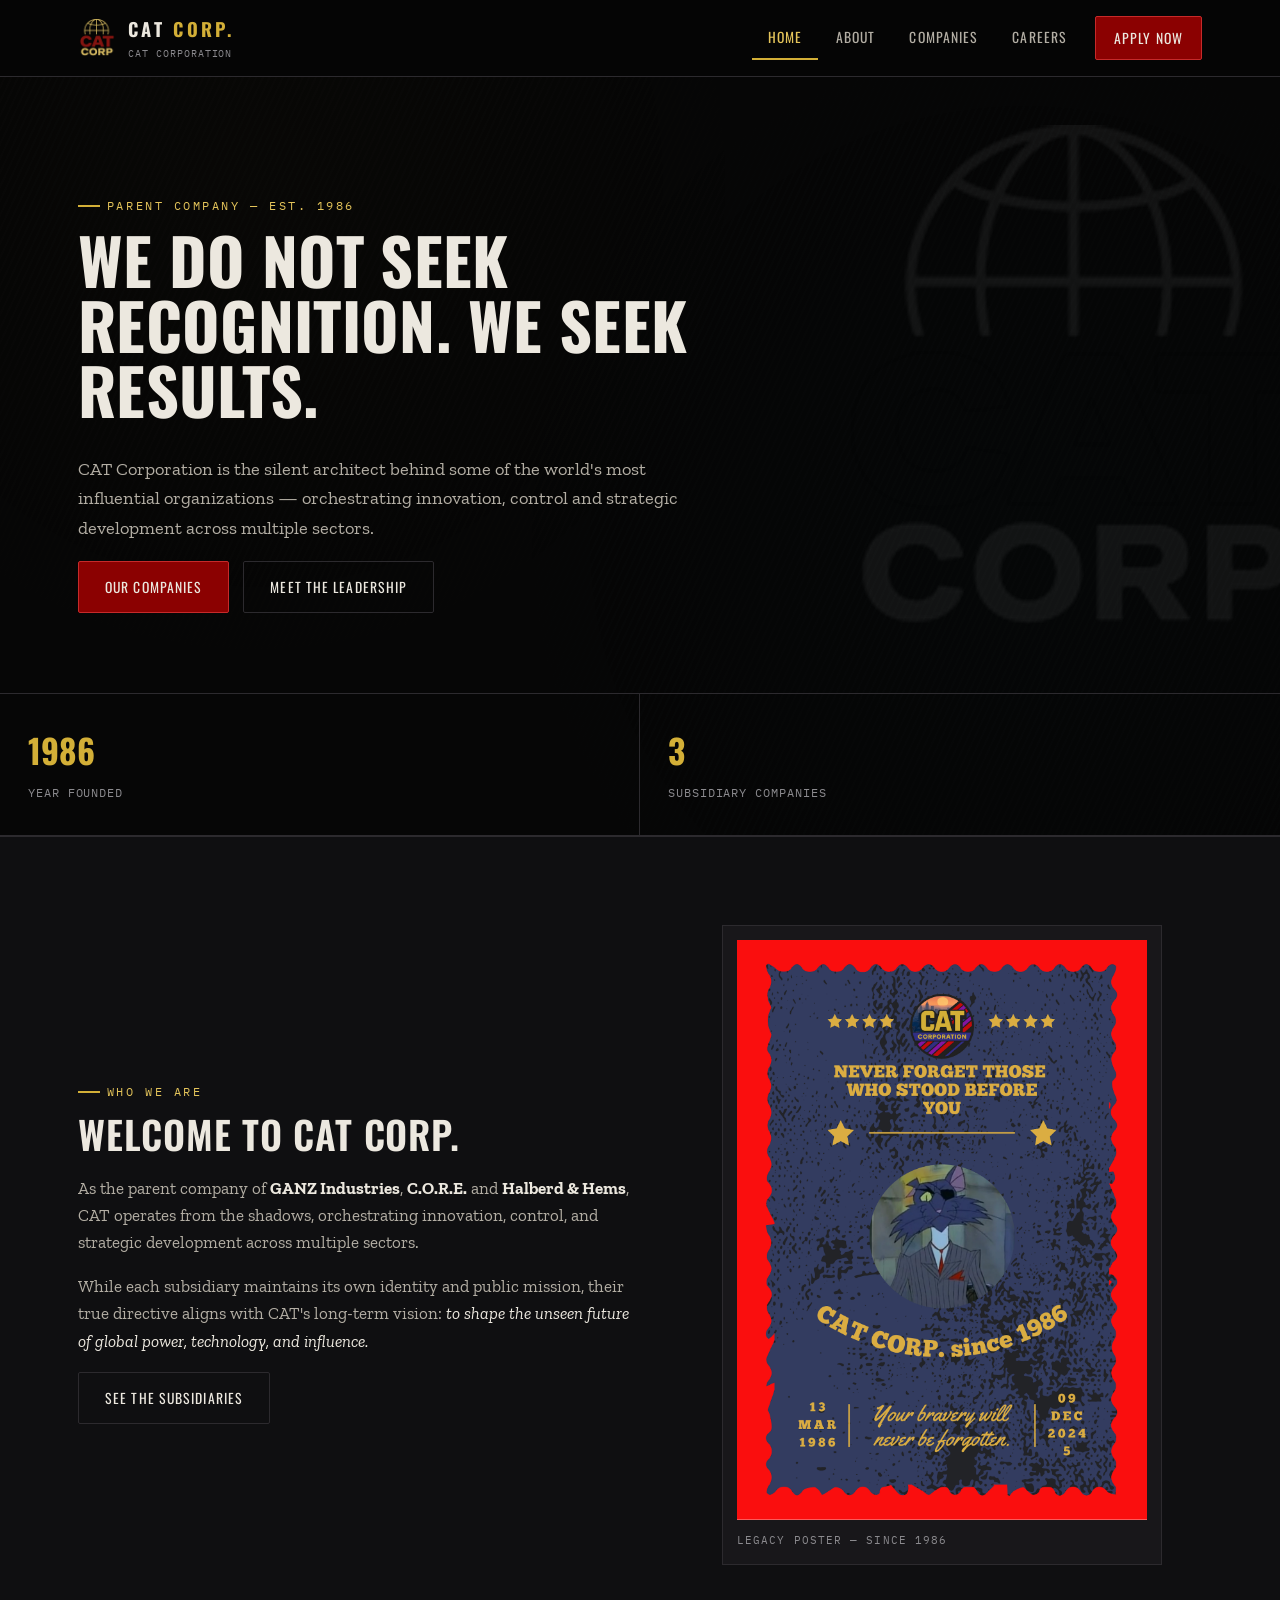
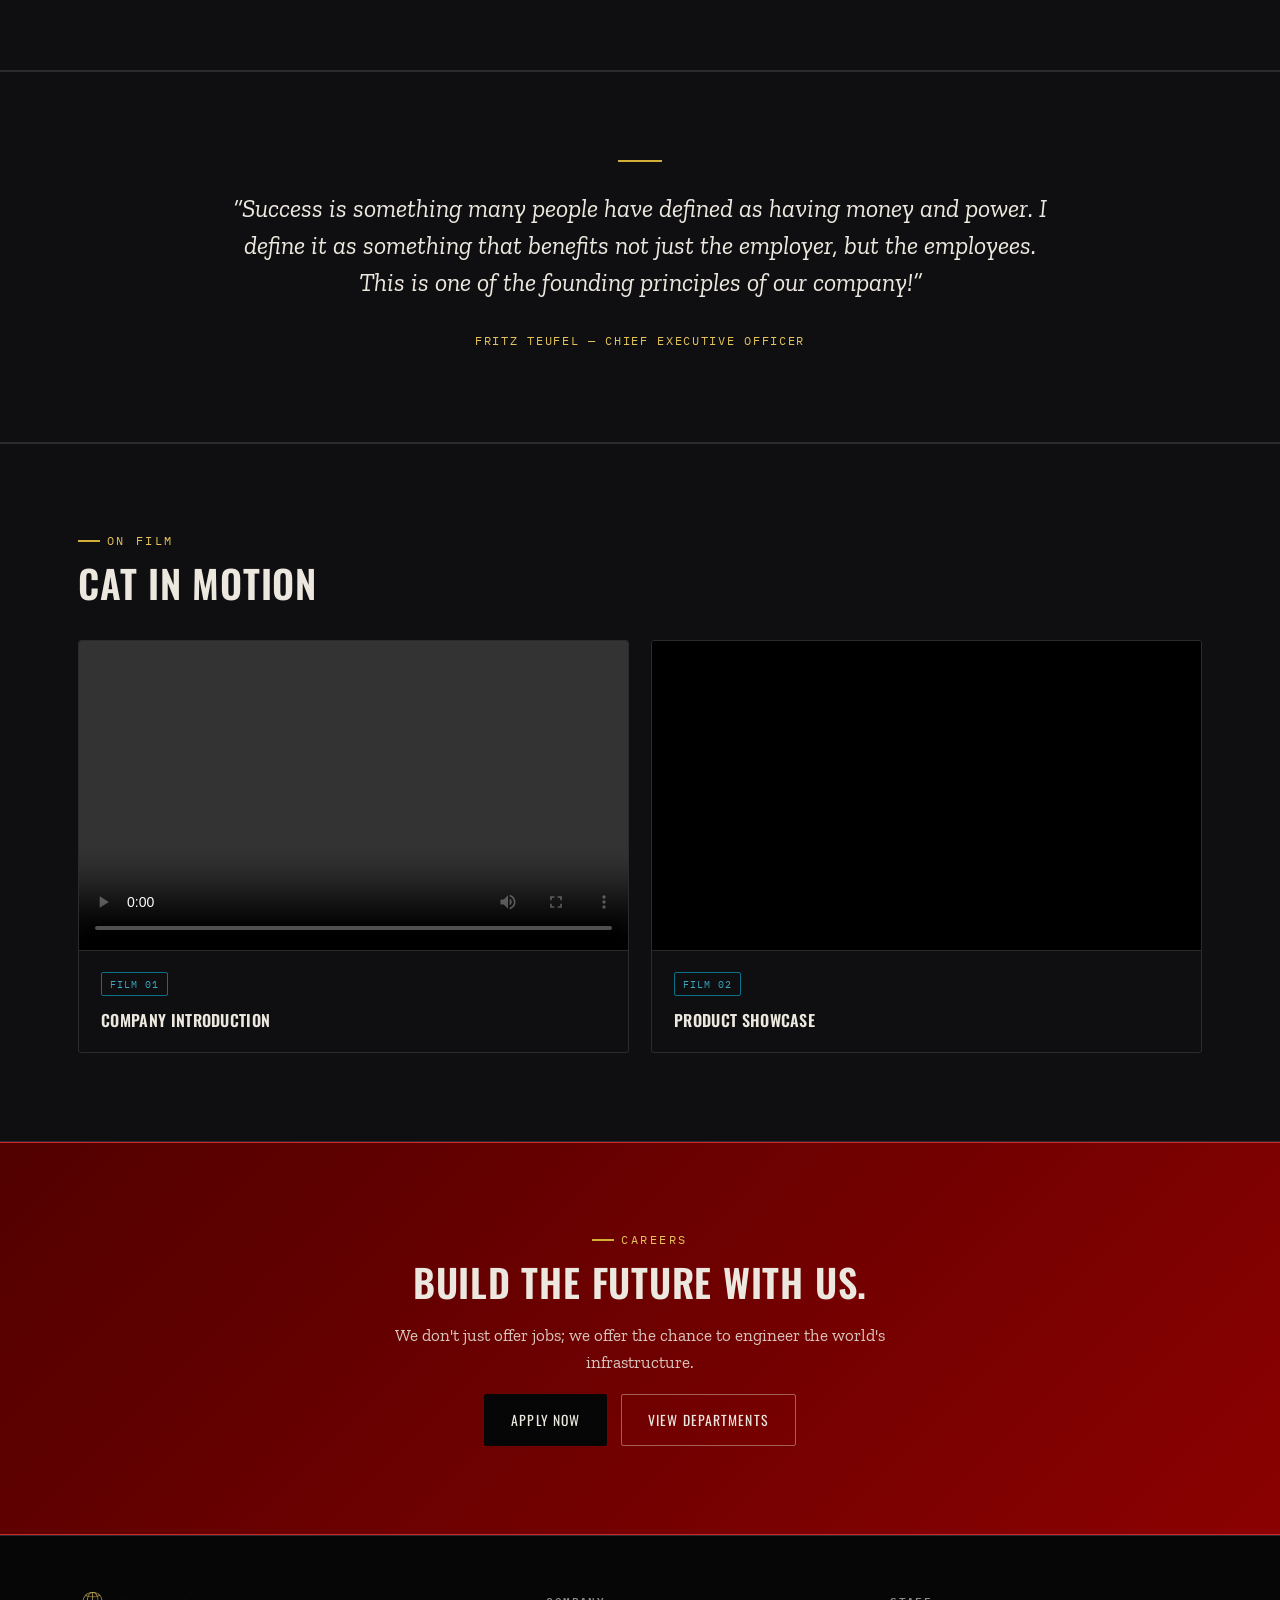
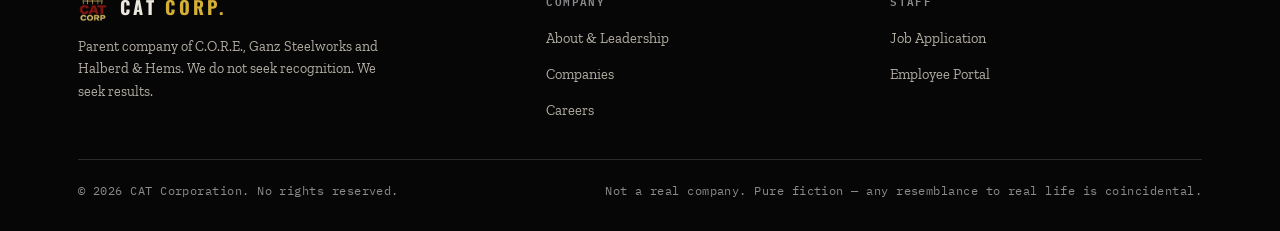
<file: index.html>
<!DOCTYPE html>
<html lang="en">
<head>
<meta charset="UTF-8">
<meta name="viewport" content="width=device-width, initial-scale=1.0">
<title>CAT Corporation | Home</title>
<meta name="description" content="CAT Corporation is the parent company of C.O.R.E., Ganz Steelworks and Halberd & Hems.">
<link rel="icon" type="image/png" href="images/favicon.png">
<link rel="stylesheet" href="style.css">
</head>
<body>

<nav class="site-nav">
  <div class="wrap">
    <a href="index.html" class="brand">
      <img src="images/cat-mark.png" alt="CAT Corp. globe mark">
      <span>
        <span class="brand-text">CAT <span>CORP.</span></span>
        <span class="brand-sub">CAT Corporation</span>
      </span>
    </a>
    <button class="nav-toggle" aria-label="Toggle menu" aria-expanded="false" aria-controls="nav-links"><span></span></button>
    <div class="nav-links" id="nav-links">
      <a href="index.html" class="active" aria-current="page">Home</a>
      <a href="about.html">About</a>
      <a href="companies.html">Companies</a>
      <a href="careers.html">Careers</a>
      <a href="apply.html" class="nav-cta">Apply Now</a>
    </div>
  </div>
</nav>

<header class="hero">
  <img class="hero-mark" src="images/cat-mark.png" alt="" aria-hidden="true">
  <div class="wrap">
    <div class="hero-copy">
      <div class="eyebrow">Parent Company &mdash; Est. 1986</div>
      <h1>We do not seek recognition. We seek results.</h1>
      <p class="lede">CAT Corporation is the silent architect behind some of the world's most influential organizations &mdash; orchestrating innovation, control and strategic development across multiple sectors.</p>
      <div class="btn-row">
        <a href="companies.html" class="btn">Our Companies</a>
        <a href="about.html" class="btn btn-ghost">Meet the Leadership</a>
      </div>
    </div>
  </div>
</header>

<div class="stats">
  <div class="stat"><b>1986</b><span>Year Founded</span></div>
  <div class="stat"><b>3</b><span>Subsidiary Companies</span></div>
</div>

<section class="section section-alt">
  <div class="wrap grid grid-2 grid-center">
    <div>
      <div class="eyebrow">Who We Are</div>
      <h2>Welcome to CAT Corp.</h2>
      <p>As the parent company of <strong>GANZ Industries</strong>, <strong>C.O.R.E.</strong> and <strong>Halberd &amp; Hems</strong>, CAT operates from the shadows, orchestrating innovation, control, and strategic development across multiple sectors.</p>
      <p>While each subsidiary maintains its own identity and public mission, their true directive aligns with CAT's long-term vision: <em>to shape the unseen future of global power, technology, and influence.</em></p>
      <a href="companies.html" class="btn btn-ghost">See the Subsidiaries</a>
    </div>
    <figure class="poster-frame mt-0">
      <img src="images/legacy-poster.jpg" alt="CAT Corp. legacy poster: Never forget those who stood before you &mdash; CAT Corp. since 1986" loading="lazy">
      <figcaption>Legacy Poster &mdash; Since 1986</figcaption>
    </figure>
  </div>
</section>

<section class="section quote-band">
  <div class="wrap">
    <blockquote>
      <p>&ldquo;Success is something many people have defined as having money and power. I define it as something that benefits not just the employer, but the employees. This is one of the founding principles of our company!&rdquo;</p>
      <cite>Fritz Teufel &mdash; Chief Executive Officer</cite>
    </blockquote>
  </div>
</section>


<section class="section section-alt">
  <div class="wrap">
    <div class="section-head">
      <div class="eyebrow">On Film</div>
      <h2>CAT in motion</h2>
    </div>
    <div class="grid grid-2">
      <div class="card video-card">
        <video controls preload="metadata" playsinline>
          <source src="videos/vid1.mp4" type="video/mp4">
          Your browser does not support the video tag.
        </video>
        <div class="video-meta"><span class="tag">Film 01</span><h3>Company Introduction</h3></div>
      </div>
      <div class="card video-card">
        <video autoplay muted loop playsinline>
          <source src="videos/vid2.mp4" type="video/mp4">
          Your browser does not support the video tag.
        </video>
        <div class="video-meta"><span class="tag">Film 02</span><h3>Product Showcase</h3></div>
      </div>
    </div>
  </div>
</section>

<section class="cta-band section">
  <div class="wrap center-col">
    <div class="eyebrow">Careers</div>
    <h2>Build the future with us.</h2>
    <p>We don't just offer jobs; we offer the chance to engineer the world's infrastructure.</p>
    <div class="btn-row">
      <a href="apply.html" class="btn">Apply Now</a>
      <a href="careers.html" class="btn btn-ghost">View Departments</a>
    </div>
  </div>
</section>

<footer class="site-footer">
  <div class="wrap">
    <div class="footer-grid">
      <div class="footer-brand">
        <div class="brand">
          <img src="images/cat-mark.png" alt="">
          <span class="brand-text">CAT <span>CORP.</span></span>
        </div>
        <p>Parent company of C.O.R.E., Ganz Steelworks and Halberd &amp; Hems. We do not seek recognition. We seek results.</p>
      </div>
      <div>
        <h4>Company</h4>
        <ul>
          <li><a href="about.html">About &amp; Leadership</a></li>
          <li><a href="companies.html">Companies</a></li>
          <li><a href="careers.html">Careers</a></li>
        </ul>
      </div>
      <div>
        <h4>Staff</h4>
        <ul>
          <li><a href="apply.html">Job Application</a></li>
          <li><a href="login.html">Employee Portal</a></li>
        </ul>
      </div>
    </div>
    <div class="footer-bottom">
      <span>&copy; <span data-year>2026</span> CAT Corporation. No rights reserved.</span>
      <span>Not a real company. Pure fiction &mdash; any resemblance to real life is coincidental.</span>
    </div>
  </div>
</footer>

<script src="main.js"></script>
</body>
</html>
</file>
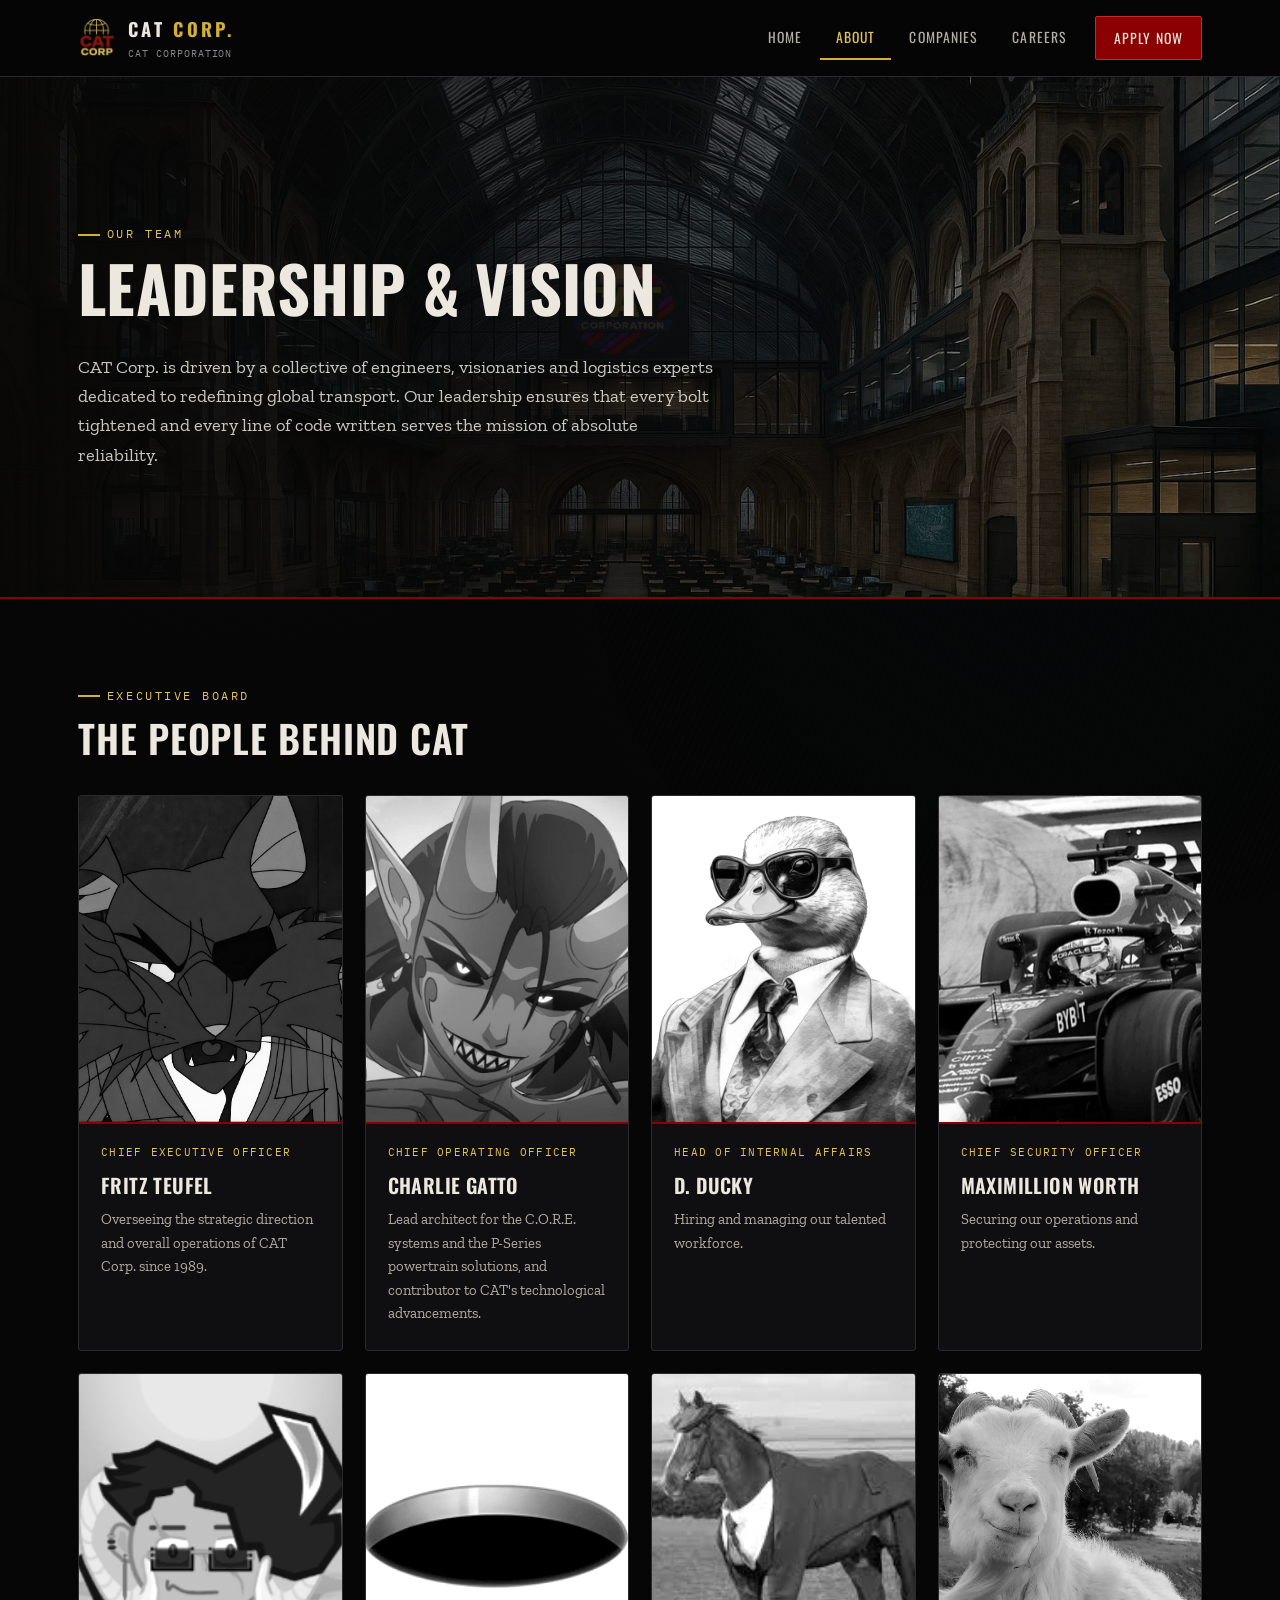
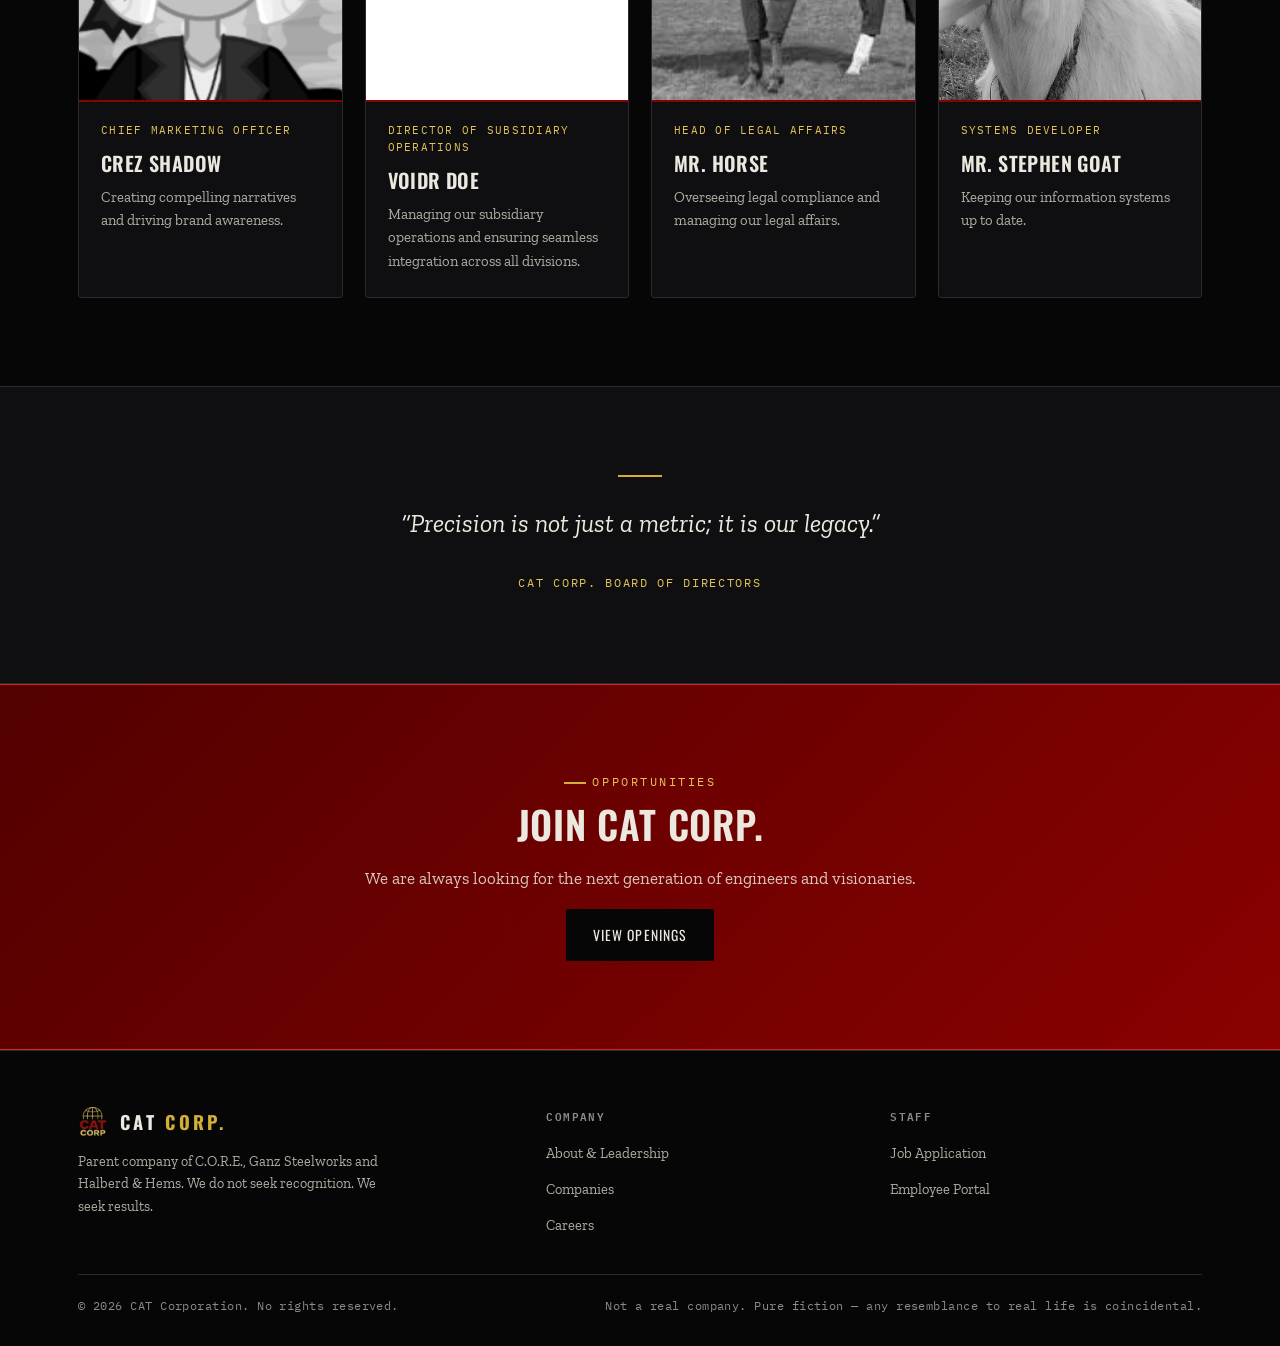
<file: about.html>
<!DOCTYPE html>
<html lang="en">
<head>
<meta charset="UTF-8">
<meta name="viewport" content="width=device-width, initial-scale=1.0">
<title>About Us | CAT Corp</title>
<meta name="description" content="Meet the leadership team of CAT Corporation.">
<link rel="icon" type="image/png" href="images/favicon.png">
<link rel="stylesheet" href="style.css">
</head>
<body>

<nav class="site-nav">
  <div class="wrap">
    <a href="index.html" class="brand">
      <img src="images/cat-mark.png" alt="CAT Corp. globe mark">
      <span>
        <span class="brand-text">CAT <span>CORP.</span></span>
        <span class="brand-sub">CAT Corporation</span>
      </span>
    </a>
    <button class="nav-toggle" aria-label="Toggle menu" aria-expanded="false" aria-controls="nav-links"><span></span></button>
    <div class="nav-links" id="nav-links">
      <a href="index.html">Home</a>
      <a href="about.html" class="active" aria-current="page">About</a>
      <a href="companies.html">Companies</a>
      <a href="careers.html">Careers</a>
      <a href="apply.html" class="nav-cta">Apply Now</a>
    </div>
  </div>
</nav>

<header class="hero hero--image" style="--hero-img:url('images/cat-office.jpg')">
  <div class="wrap">
    <div class="hero-copy">
      <div class="eyebrow">Our Team</div>
      <h1>Leadership &amp; Vision</h1>
      <p class="lede">CAT Corp. is driven by a collective of engineers, visionaries and logistics experts dedicated to redefining global transport. Our leadership ensures that every bolt tightened and every line of code written serves the mission of absolute reliability.</p>
    </div>
  </div>
</header>

<section class="section">
  <div class="wrap">
    <div class="section-head">
      <div class="eyebrow">Executive Board</div>
      <h2>The people behind CAT</h2>
    </div>
    <div class="grid grid-4">
      <article class="profile-card">
        <div class="profile-image"><img src="images/ft.jpg" alt="Portrait of Fritz Teufel" loading="lazy"></div>
        <div class="profile-info">
          <span class="profile-rank">Chief Executive Officer</span>
          <h3>Fritz Teufel</h3>
          <p>Overseeing the strategic direction and overall operations of CAT Corp. since 1989.</p>
        </div>
      </article>
      <article class="profile-card">
        <div class="profile-image"><img src="images/hg.jpg" alt="Portrait of Charlie Gatto" loading="lazy"></div>
        <div class="profile-info">
          <span class="profile-rank">Chief Operating Officer</span>
          <h3>Charlie Gatto</h3>
          <p>Lead architect for the C.O.R.E. systems and the P-Series powertrain solutions, and contributor to CAT's technological advancements.</p>
        </div>
      </article>
      <article class="profile-card">
        <div class="profile-image"><img src="images/dd.png" alt="Portrait of D. Ducky" loading="lazy"></div>
        <div class="profile-info">
          <span class="profile-rank">Head of Internal Affairs</span>
          <h3>D. Ducky</h3>
          <p>Hiring and managing our talented workforce.</p>
        </div>
      </article>
      <article class="profile-card">
        <div class="profile-image"><img src="images/mw.png" alt="Portrait of Maximillion Worth" loading="lazy"></div>
        <div class="profile-info">
          <span class="profile-rank">Chief Security Officer</span>
          <h3>Maximillion Worth</h3>
          <p>Securing our operations and protecting our assets.</p>
        </div>
      </article>
      <article class="profile-card">
        <div class="profile-image"><img src="images/cs.png" alt="Portrait of Crez Shadow" loading="lazy"></div>
        <div class="profile-info">
          <span class="profile-rank">Chief Marketing Officer</span>
          <h3>Crez Shadow</h3>
          <p>Creating compelling narratives and driving brand awareness.</p>
        </div>
      </article>
      <article class="profile-card">
        <div class="profile-image"><img src="images/iv.png" alt="Portrait of Voidr Doe" loading="lazy"></div>
        <div class="profile-info">
          <span class="profile-rank">Director of Subsidiary Operations</span>
          <h3>Voidr Doe</h3>
          <p>Managing our subsidiary operations and ensuring seamless integration across all divisions.</p>
        </div>
      </article>
      <article class="profile-card">
        <div class="profile-image"><img src="images/mh.jpg" alt="Portrait of Mr. Horse" loading="lazy"></div>
        <div class="profile-info">
          <span class="profile-rank">Head of Legal Affairs</span>
          <h3>Mr. Horse</h3>
          <p>Overseeing legal compliance and managing our legal affairs.</p>
        </div>
      </article>
      <article class="profile-card">
        <div class="profile-image"><img src="images/kf.png" alt="Portrait of Mr. Stephen Goat" loading="lazy"></div>
        <div class="profile-info">
          <span class="profile-rank">Systems Developer</span>
          <h3>Mr. Stephen Goat</h3>
          <p>Keeping our information systems up to date.</p>
        </div>
      </article>
    </div>
  </div>
</section>

<section class="section quote-band">
  <div class="wrap">
    <blockquote>
      <p>&ldquo;Precision is not just a metric; it is our legacy.&rdquo;</p>
      <cite>CAT Corp. Board of Directors</cite>
    </blockquote>
  </div>
</section>

<section class="cta-band section">
  <div class="wrap center-col">
    <div class="eyebrow">Opportunities</div>
    <h2>Join CAT Corp.</h2>
    <p>We are always looking for the next generation of engineers and visionaries.</p>
    <div class="btn-row">
      <a href="careers.html" class="btn">View Openings</a>
    </div>
  </div>
</section>

<footer class="site-footer">
  <div class="wrap">
    <div class="footer-grid">
      <div class="footer-brand">
        <div class="brand">
          <img src="images/cat-mark.png" alt="">
          <span class="brand-text">CAT <span>CORP.</span></span>
        </div>
        <p>Parent company of C.O.R.E., Ganz Steelworks and Halberd &amp; Hems. We do not seek recognition. We seek results.</p>
      </div>
      <div>
        <h4>Company</h4>
        <ul>
          <li><a href="about.html">About &amp; Leadership</a></li>
          <li><a href="companies.html">Companies</a></li>
          <li><a href="careers.html">Careers</a></li>
        </ul>
      </div>
      <div>
        <h4>Staff</h4>
        <ul>
          <li><a href="apply.html">Job Application</a></li>
          <li><a href="login.html">Employee Portal</a></li>
        </ul>
      </div>
    </div>
    <div class="footer-bottom">
      <span>&copy; <span data-year>2026</span> CAT Corporation. No rights reserved.</span>
      <span>Not a real company. Pure fiction &mdash; any resemblance to real life is coincidental.</span>
    </div>
  </div>
</footer>

<script src="main.js"></script>
</body>
</html>
</file>
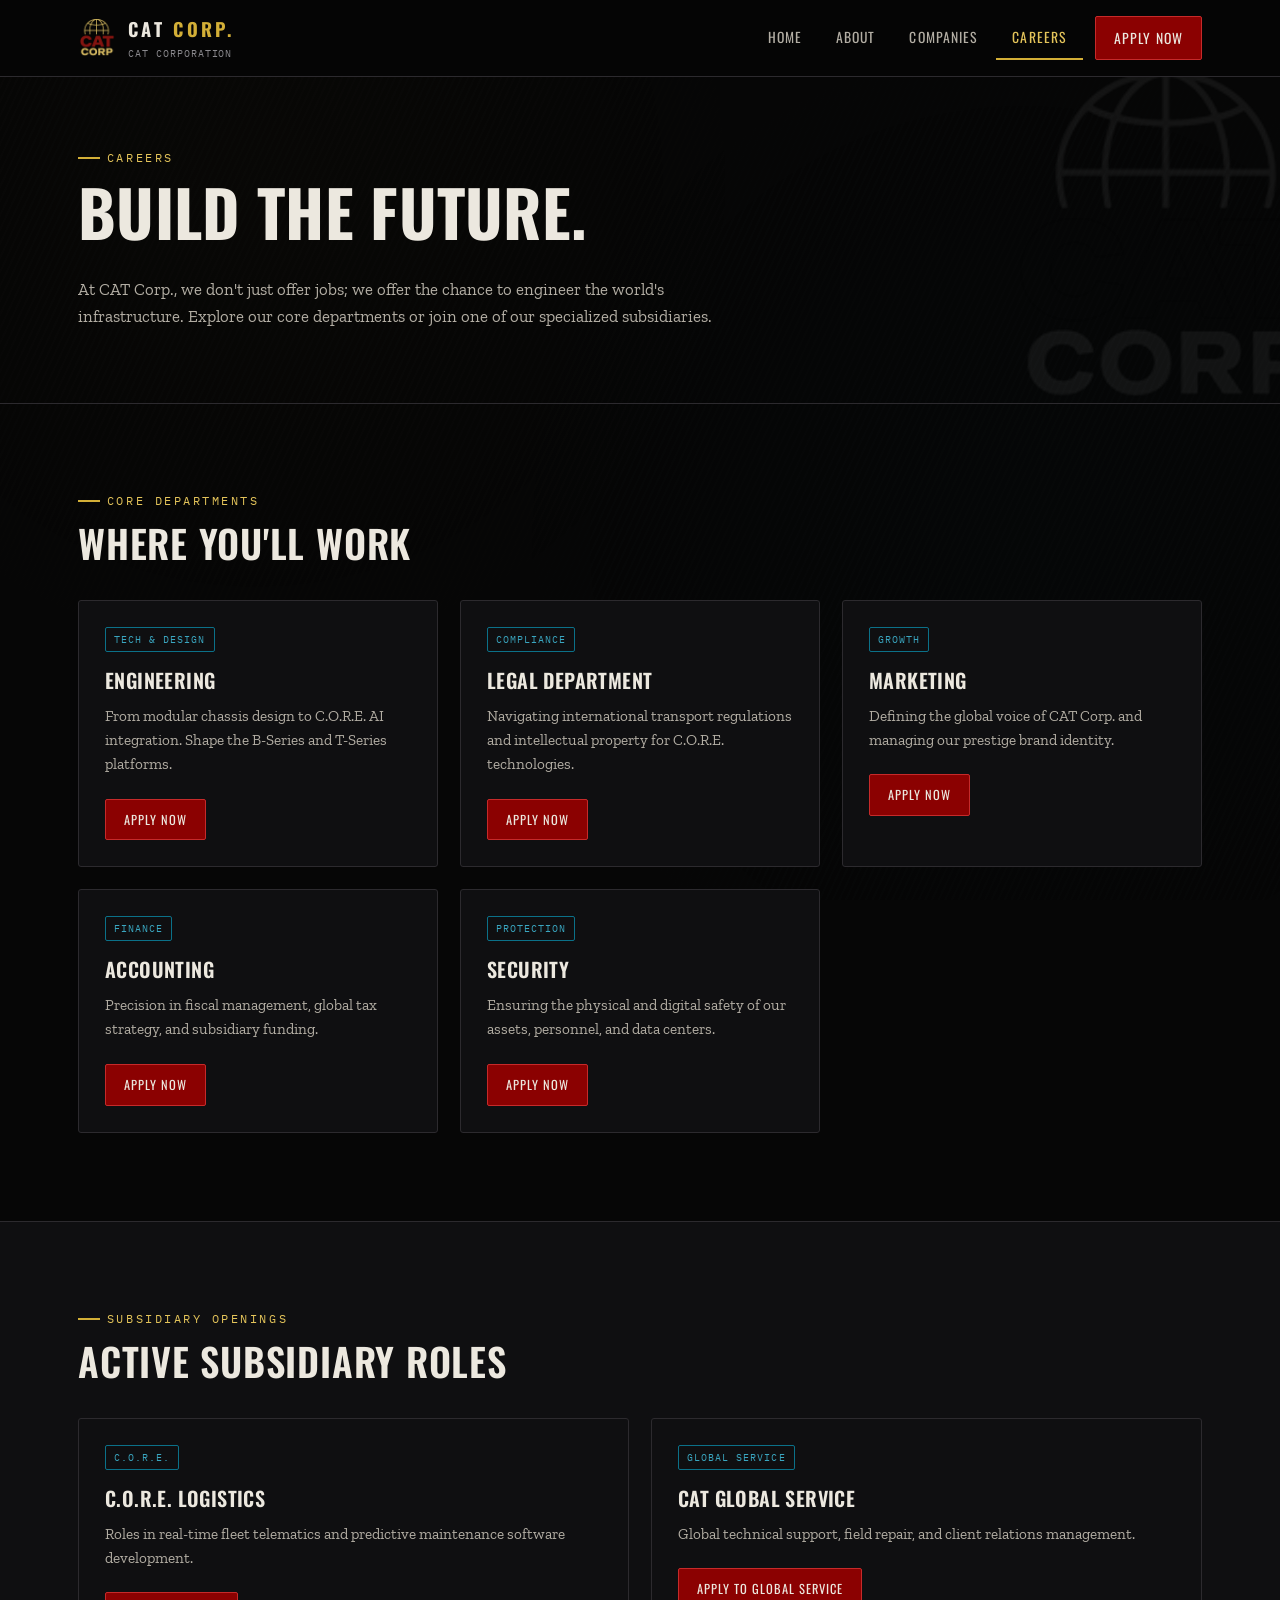
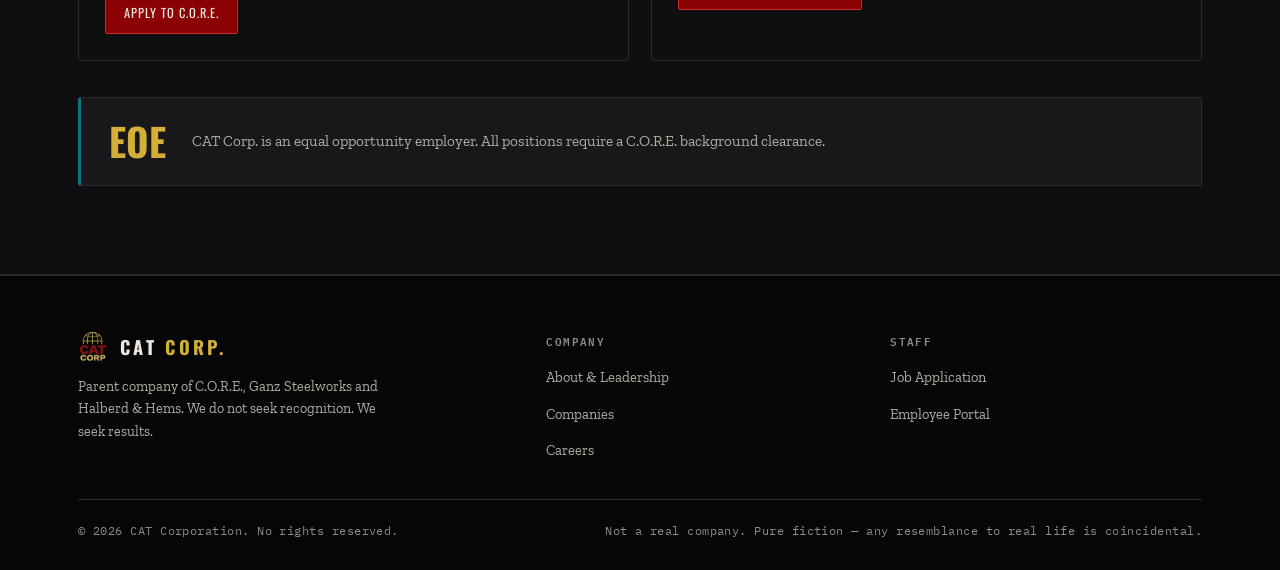
<file: careers.html>
<!DOCTYPE html>
<html lang="en">
<head>
<meta charset="UTF-8">
<meta name="viewport" content="width=device-width, initial-scale=1.0">
<title>Careers | CAT Corp</title>
<meta name="description" content="Careers at CAT Corporation and its subsidiaries.">
<link rel="icon" type="image/png" href="images/favicon.png">
<link rel="stylesheet" href="style.css">
</head>
<body>

<nav class="site-nav">
  <div class="wrap">
    <a href="index.html" class="brand">
      <img src="images/cat-mark.png" alt="CAT Corp. globe mark">
      <span>
        <span class="brand-text">CAT <span>CORP.</span></span>
        <span class="brand-sub">CAT Corporation</span>
      </span>
    </a>
    <button class="nav-toggle" aria-label="Toggle menu" aria-expanded="false" aria-controls="nav-links"><span></span></button>
    <div class="nav-links" id="nav-links">
      <a href="index.html">Home</a>
      <a href="about.html">About</a>
      <a href="companies.html">Companies</a>
      <a href="careers.html" class="active" aria-current="page">Careers</a>
      <a href="apply.html" class="nav-cta">Apply Now</a>
    </div>
  </div>
</nav>

<header class="page-head">
  <img class="hero-mark" src="images/cat-mark.png" alt="" aria-hidden="true">
  <div class="wrap">
    <div class="eyebrow">Careers</div>
    <h1>Build the Future.</h1>
    <p class="lede">At CAT Corp., we don't just offer jobs; we offer the chance to engineer the world's infrastructure. Explore our core departments or join one of our specialized subsidiaries.</p>
  </div>
</header>

<section class="section" id="departments">
  <div class="wrap">
    <div class="section-head">
      <div class="eyebrow">Core Departments</div>
      <h2>Where you'll work</h2>
    </div>
    <div class="grid grid-3">
      <article class="card">
        <span class="tag">Tech &amp; Design</span>
        <h3>Engineering</h3>
        <p>From modular chassis design to C.O.R.E. AI integration. Shape the B-Series and T-Series platforms.</p>
        <a href="apply.html?dept=Engineering" class="btn btn-sm">Apply Now</a>
      </article>
      <article class="card">
        <span class="tag">Compliance</span>
        <h3>Legal Department</h3>
        <p>Navigating international transport regulations and intellectual property for C.O.R.E. technologies.</p>
        <a href="apply.html?dept=Legal" class="btn btn-sm">Apply Now</a>
      </article>
      <article class="card">
        <span class="tag">Growth</span>
        <h3>Marketing</h3>
        <p>Defining the global voice of CAT Corp. and managing our prestige brand identity.</p>
        <a href="apply.html?dept=Marketing" class="btn btn-sm">Apply Now</a>
      </article>
      <article class="card">
        <span class="tag">Finance</span>
        <h3>Accounting</h3>
        <p>Precision in fiscal management, global tax strategy, and subsidiary funding.</p>
        <a href="apply.html?dept=Accounting" class="btn btn-sm">Apply Now</a>
      </article>
      <article class="card">
        <span class="tag">Protection</span>
        <h3>Security</h3>
        <p>Ensuring the physical and digital safety of our assets, personnel, and data centers.</p>
        <a href="apply.html?dept=Security" class="btn btn-sm">Apply Now</a>
      </article>
    </div>
  </div>
</section>

<section class="section section-alt">
  <div class="wrap">
    <div class="section-head">
      <div class="eyebrow">Subsidiary Openings</div>
      <h2>Active subsidiary roles</h2>
    </div>
    <div class="grid grid-2">
      <article class="card">
        <span class="tag">C.O.R.E.</span>
        <h3>C.O.R.E. Logistics</h3>
        <p>Roles in real-time fleet telematics and predictive maintenance software development.</p>
        <a href="apply.html?dept=CORE-Logistics" class="btn btn-sm">Apply to C.O.R.E.</a>
      </article>
      <article class="card">
        <span class="tag">Global Service</span>
        <h3>CAT Global Service</h3>
        <p>Global technical support, field repair, and client relations management.</p>
        <a href="apply.html?dept=Global-Service" class="btn btn-sm">Apply to Global Service</a>
      </article>
    </div>
    <div class="stripe mt-lg">
      <div class="big">EOE</div>
      <p class="txt">CAT Corp. is an equal opportunity employer. All positions require a C.O.R.E. background clearance.</p>
    </div>
  </div>
</section>

<footer class="site-footer">
  <div class="wrap">
    <div class="footer-grid">
      <div class="footer-brand">
        <div class="brand">
          <img src="images/cat-mark.png" alt="">
          <span class="brand-text">CAT <span>CORP.</span></span>
        </div>
        <p>Parent company of C.O.R.E., Ganz Steelworks and Halberd &amp; Hems. We do not seek recognition. We seek results.</p>
      </div>
      <div>
        <h4>Company</h4>
        <ul>
          <li><a href="about.html">About &amp; Leadership</a></li>
          <li><a href="companies.html">Companies</a></li>
          <li><a href="careers.html">Careers</a></li>
        </ul>
      </div>
      <div>
        <h4>Staff</h4>
        <ul>
          <li><a href="apply.html">Job Application</a></li>
          <li><a href="login.html">Employee Portal</a></li>
        </ul>
      </div>
    </div>
    <div class="footer-bottom">
      <span>&copy; <span data-year>2026</span> CAT Corporation. No rights reserved.</span>
      <span>Not a real company. Pure fiction &mdash; any resemblance to real life is coincidental.</span>
    </div>
  </div>
</footer>

<script src="main.js"></script>
</body>
</html>
</file>
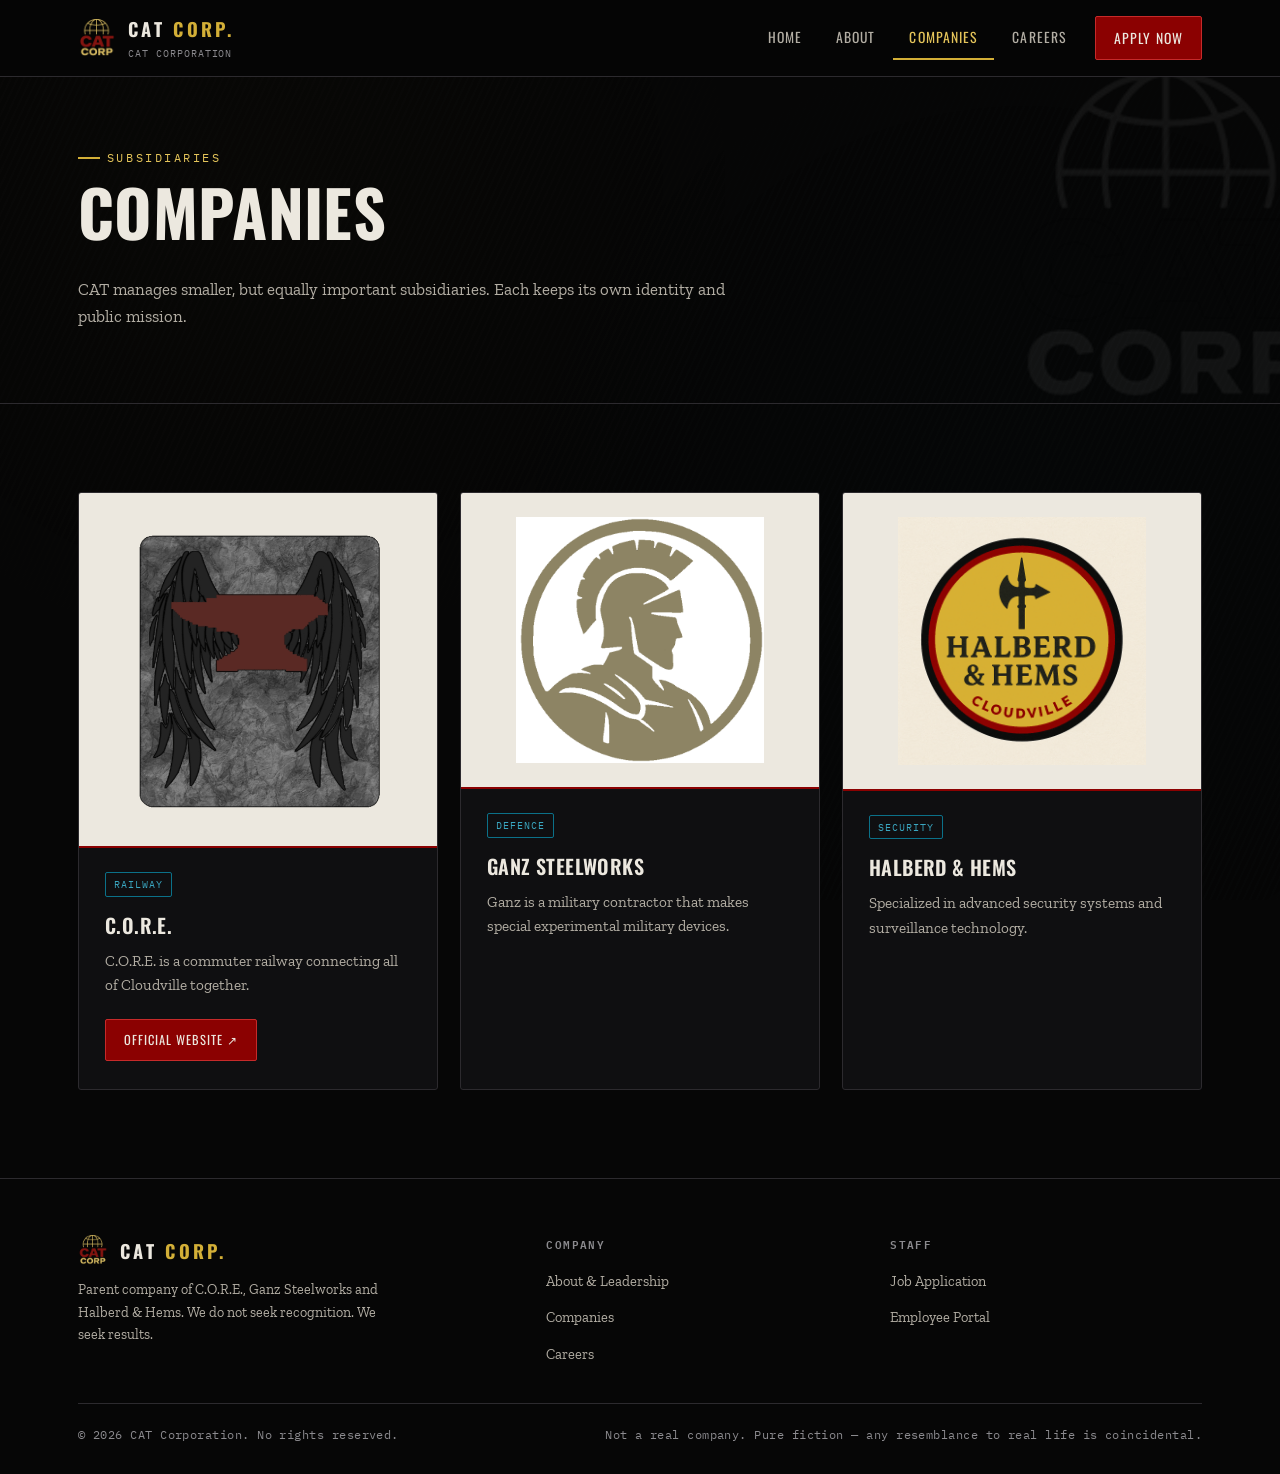
<file: companies.html>
<!DOCTYPE html>
<html lang="en">
<head>
<meta charset="UTF-8">
<meta name="viewport" content="width=device-width, initial-scale=1.0">
<title>Subsidiaries | CAT Corporation</title>
<meta name="description" content="The subsidiaries of CAT Corporation: C.O.R.E., Ganz Steelworks and Halberd & Hems.">
<link rel="icon" type="image/png" href="images/favicon.png">
<link rel="stylesheet" href="style.css">
</head>
<body>

<nav class="site-nav">
  <div class="wrap">
    <a href="index.html" class="brand">
      <img src="images/cat-mark.png" alt="CAT Corp. globe mark">
      <span>
        <span class="brand-text">CAT <span>CORP.</span></span>
        <span class="brand-sub">CAT Corporation</span>
      </span>
    </a>
    <button class="nav-toggle" aria-label="Toggle menu" aria-expanded="false" aria-controls="nav-links"><span></span></button>
    <div class="nav-links" id="nav-links">
      <a href="index.html">Home</a>
      <a href="about.html">About</a>
      <a href="companies.html" class="active" aria-current="page">Companies</a>
      <a href="careers.html">Careers</a>
      <a href="apply.html" class="nav-cta">Apply Now</a>
    </div>
  </div>
</nav>

<header class="page-head">
  <img class="hero-mark" src="images/cat-mark.png" alt="" aria-hidden="true">
  <div class="wrap">
    <div class="eyebrow">Subsidiaries</div>
    <h1>Companies</h1>
    <p class="lede">CAT manages smaller, but equally important subsidiaries. Each keeps its own identity and public mission.</p>
  </div>
</header>

<section class="section">
  <div class="wrap grid grid-3">
    <article class="card company-card">
      <div class="logo-plate"><img src="images/LOGO2.png" alt="C.O.R.E. logo"></div>
      <div class="company-body">
        <span class="tag">Railway</span>
        <h3>C.O.R.E.</h3>
        <p>C.O.R.E. is a commuter railway connecting all of Cloudville together.</p>
        <a href="https://corerail.dpdns.org/" class="btn btn-sm" target="_blank" rel="noopener">Official Website &nearr;</a>
      </div>
    </article>
    <article class="card company-card">
      <div class="logo-plate"><img src="images/ganz-logo.png" alt="Ganz Steelworks logo"></div>
      <div class="company-body">
        <span class="tag">Defence</span>
        <h3>Ganz Steelworks</h3>
        <p>Ganz is a military contractor that makes special experimental military devices.</p>
      </div>
    </article>
    <article class="card company-card">
      <div class="logo-plate"><img src="images/halberd-logo.png" alt="Halberd &amp; Hems logo"></div>
      <div class="company-body">
        <span class="tag">Security</span>
        <h3>Halberd &amp; Hems</h3>
        <p>Specialized in advanced security systems and surveillance technology.</p>
      </div>
    </article>
  </div>
</section>

<footer class="site-footer">
  <div class="wrap">
    <div class="footer-grid">
      <div class="footer-brand">
        <div class="brand">
          <img src="images/cat-mark.png" alt="">
          <span class="brand-text">CAT <span>CORP.</span></span>
        </div>
        <p>Parent company of C.O.R.E., Ganz Steelworks and Halberd &amp; Hems. We do not seek recognition. We seek results.</p>
      </div>
      <div>
        <h4>Company</h4>
        <ul>
          <li><a href="about.html">About &amp; Leadership</a></li>
          <li><a href="companies.html">Companies</a></li>
          <li><a href="careers.html">Careers</a></li>
        </ul>
      </div>
      <div>
        <h4>Staff</h4>
        <ul>
          <li><a href="apply.html">Job Application</a></li>
          <li><a href="login.html">Employee Portal</a></li>
        </ul>
      </div>
    </div>
    <div class="footer-bottom">
      <span>&copy; <span data-year>2026</span> CAT Corporation. No rights reserved.</span>
      <span>Not a real company. Pure fiction &mdash; any resemblance to real life is coincidental.</span>
    </div>
  </div>
</footer>

<script src="main.js"></script>
</body>
</html>
</file>
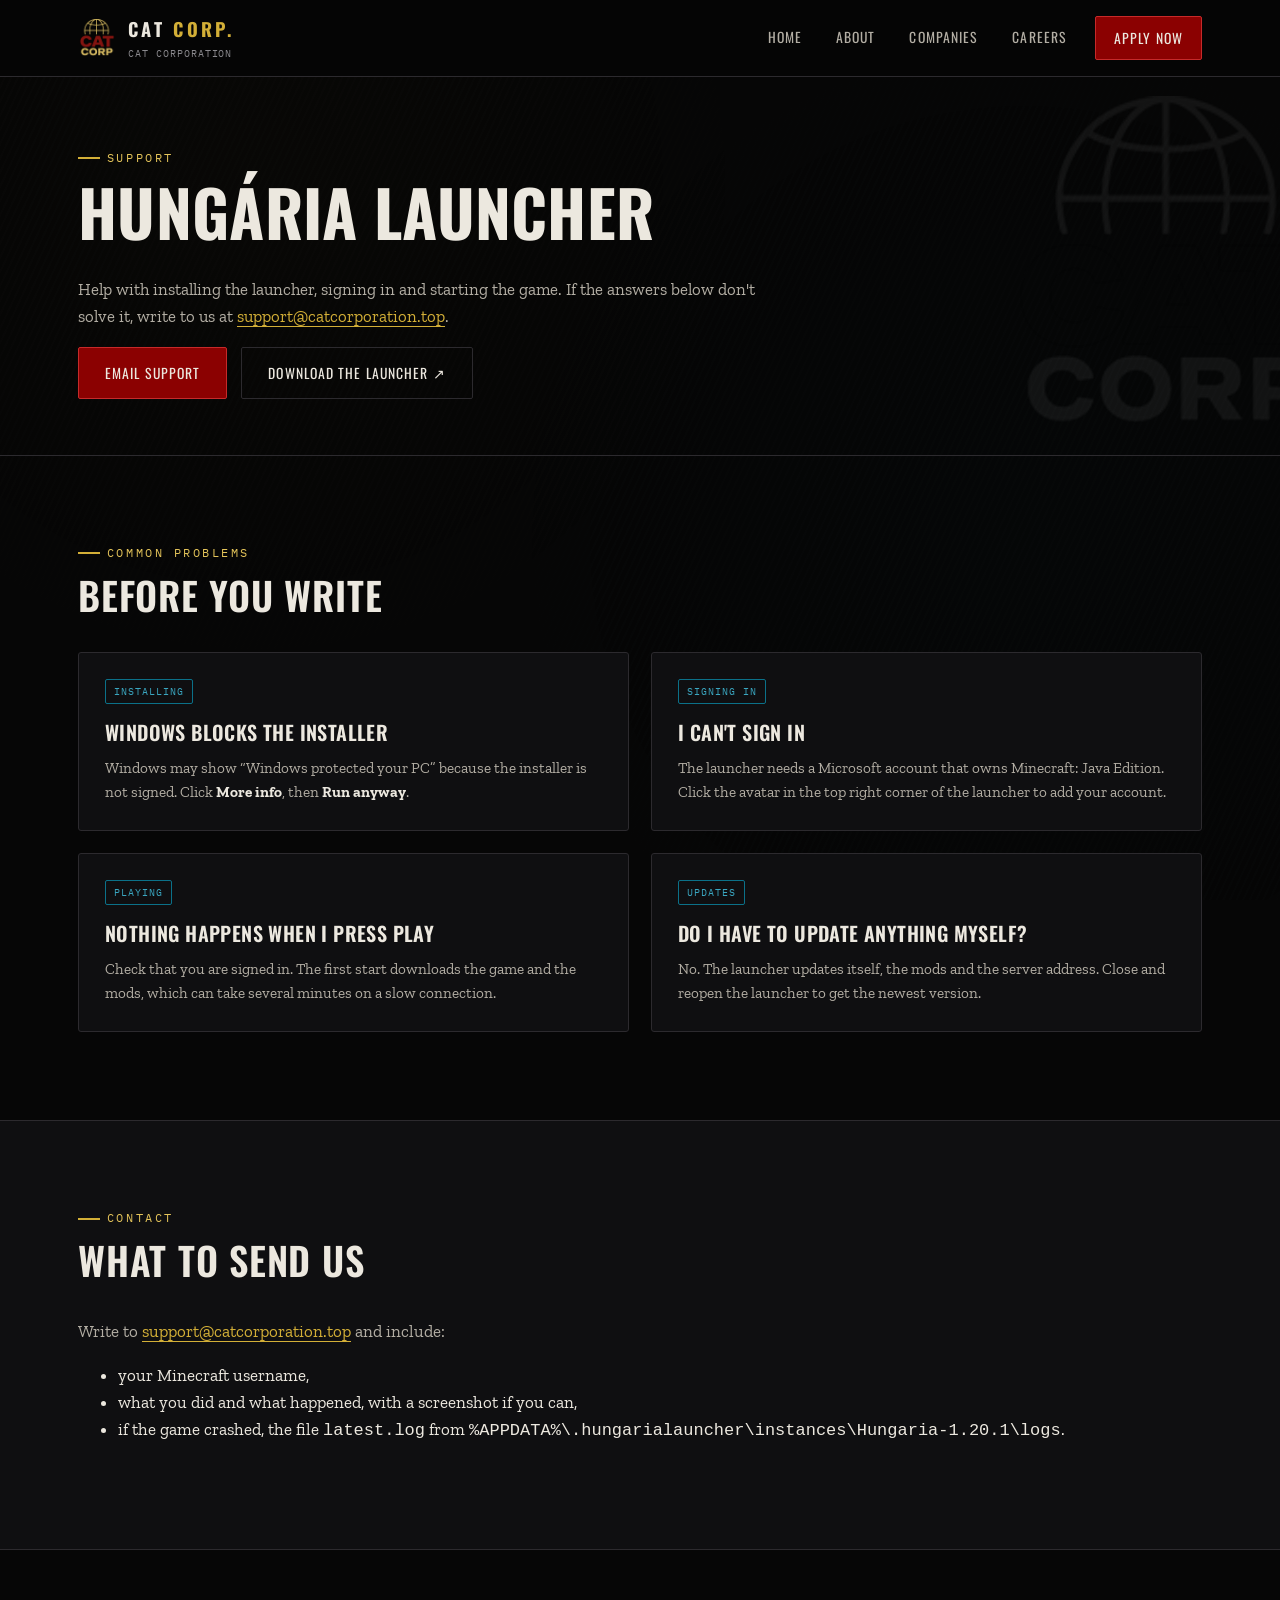
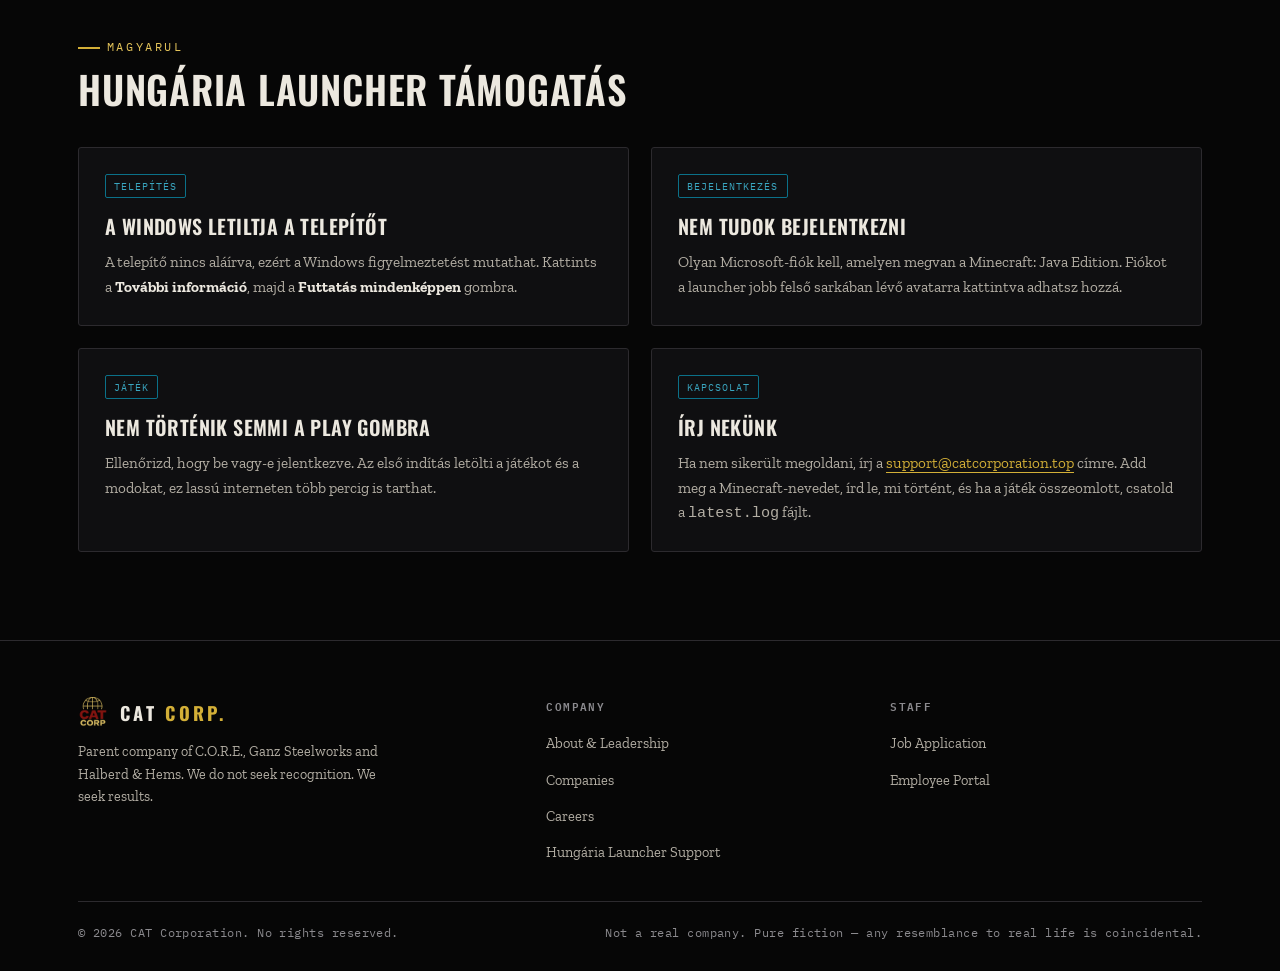
<file: hungaria-support.html>
<!DOCTYPE html>
<html lang="en">
<head>
<meta charset="UTF-8">
<meta name="viewport" content="width=device-width, initial-scale=1.0">
<title>Hungária Launcher Support | CAT Corp</title>
<meta name="description" content="Help and contact for the Hungária Launcher: installation, sign-in and game problems.">
<link rel="icon" type="image/png" href="images/favicon.png">
<link rel="stylesheet" href="style.css">
<style>
.mail{ color:var(--gold); border-bottom:1px solid currentColor; }
code{ overflow-wrap:anywhere; }
</style>
</head>
<body>

<nav class="site-nav">
  <div class="wrap">
    <a href="index.html" class="brand">
      <img src="images/cat-mark.png" alt="CAT Corp. globe mark">
      <span>
        <span class="brand-text">CAT <span>CORP.</span></span>
        <span class="brand-sub">CAT Corporation</span>
      </span>
    </a>
    <button class="nav-toggle" aria-label="Toggle menu" aria-expanded="false" aria-controls="nav-links"><span></span></button>
    <div class="nav-links" id="nav-links">
      <a href="index.html">Home</a>
      <a href="about.html">About</a>
      <a href="companies.html">Companies</a>
      <a href="careers.html">Careers</a>
      <a href="apply.html" class="nav-cta">Apply Now</a>
    </div>
  </div>
</nav>

<header class="page-head">
  <img class="hero-mark" src="images/cat-mark.png" alt="" aria-hidden="true">
  <div class="wrap">
    <div class="eyebrow">Support</div>
    <h1>Hungária Launcher</h1>
    <p class="lede">Help with installing the launcher, signing in and starting the game. If the answers below don't solve it, write to us at <a class="mail" href="mailto:support@catcorporation.top">support@catcorporation.top</a>.</p>
    <div class="btn-row">
      <a href="mailto:support@catcorporation.top?subject=Hung%C3%A1ria%20Launcher" class="btn">Email Support</a>
      <a href="https://hungaria-launcher.vercel.app/" class="btn btn-ghost" target="_blank" rel="noopener">Download the Launcher &nearr;</a>
    </div>
  </div>
</header>

<section class="section">
  <div class="wrap">
    <div class="section-head">
      <div class="eyebrow">Common problems</div>
      <h2>Before you write</h2>
    </div>
    <div class="grid grid-2">
      <article class="card">
        <span class="tag">Installing</span>
        <h3>Windows blocks the installer</h3>
        <p>Windows may show &ldquo;Windows protected your PC&rdquo; because the installer is not signed. Click <strong>More info</strong>, then <strong>Run anyway</strong>.</p>
      </article>
      <article class="card">
        <span class="tag">Signing in</span>
        <h3>I can't sign in</h3>
        <p>The launcher needs a Microsoft account that owns Minecraft: Java Edition. Click the avatar in the top right corner of the launcher to add your account.</p>
      </article>
      <article class="card">
        <span class="tag">Playing</span>
        <h3>Nothing happens when I press Play</h3>
        <p>Check that you are signed in. The first start downloads the game and the mods, which can take several minutes on a slow connection.</p>
      </article>
      <article class="card">
        <span class="tag">Updates</span>
        <h3>Do I have to update anything myself?</h3>
        <p>No. The launcher updates itself, the mods and the server address. Close and reopen the launcher to get the newest version.</p>
      </article>
    </div>
  </div>
</section>

<section class="section section-alt">
  <div class="wrap">
    <div class="section-head">
      <div class="eyebrow">Contact</div>
      <h2>What to send us</h2>
    </div>
    <p>Write to <a class="mail" href="mailto:support@catcorporation.top">support@catcorporation.top</a> and include:</p>
    <ul>
      <li>your Minecraft username,</li>
      <li>what you did and what happened, with a screenshot if you can,</li>
      <li>if the game crashed, the file <code>latest.log</code> from <code>%APPDATA%&#92;.hungarialauncher&#92;instances&#92;Hungaria-1.20.1&#92;logs</code>.</li>
    </ul>
  </div>
</section>

<section class="section" lang="hu">
  <div class="wrap">
    <div class="section-head">
      <div class="eyebrow">Magyarul</div>
      <h2>Hungária Launcher támogatás</h2>
    </div>
    <div class="grid grid-2">
      <article class="card">
        <span class="tag">Telepítés</span>
        <h3>A Windows letiltja a telepítőt</h3>
        <p>A telepítő nincs aláírva, ezért a Windows figyelmeztetést mutathat. Kattints a <strong>További információ</strong>, majd a <strong>Futtatás mindenképpen</strong> gombra.</p>
      </article>
      <article class="card">
        <span class="tag">Bejelentkezés</span>
        <h3>Nem tudok bejelentkezni</h3>
        <p>Olyan Microsoft-fiók kell, amelyen megvan a Minecraft: Java Edition. Fiókot a launcher jobb felső sarkában lévő avatarra kattintva adhatsz hozzá.</p>
      </article>
      <article class="card">
        <span class="tag">Játék</span>
        <h3>Nem történik semmi a Play gombra</h3>
        <p>Ellenőrizd, hogy be vagy-e jelentkezve. Az első indítás letölti a játékot és a modokat, ez lassú interneten több percig is tarthat.</p>
      </article>
      <article class="card">
        <span class="tag">Kapcsolat</span>
        <h3>Írj nekünk</h3>
        <p>Ha nem sikerült megoldani, írj a <a class="mail" href="mailto:support@catcorporation.top">support@catcorporation.top</a> címre. Add meg a Minecraft-nevedet, írd le, mi történt, és ha a játék összeomlott, csatold a <code>latest.log</code> fájlt.</p>
      </article>
    </div>
  </div>
</section>

<footer class="site-footer">
  <div class="wrap">
    <div class="footer-grid">
      <div class="footer-brand">
        <div class="brand">
          <img src="images/cat-mark.png" alt="">
          <span class="brand-text">CAT <span>CORP.</span></span>
        </div>
        <p>Parent company of C.O.R.E., Ganz Steelworks and Halberd &amp; Hems. We do not seek recognition. We seek results.</p>
      </div>
      <div>
        <h4>Company</h4>
        <ul>
          <li><a href="about.html">About &amp; Leadership</a></li>
          <li><a href="companies.html">Companies</a></li>
          <li><a href="careers.html">Careers</a></li>
          <li><a href="hungaria-support.html">Hungária Launcher Support</a></li>
        </ul>
      </div>
      <div>
        <h4>Staff</h4>
        <ul>
          <li><a href="apply.html">Job Application</a></li>
          <li><a href="login.html">Employee Portal</a></li>
        </ul>
      </div>
    </div>
    <div class="footer-bottom">
      <span>&copy; <span data-year>2026</span> CAT Corporation. No rights reserved.</span>
      <span>Not a real company. Pure fiction &mdash; any resemblance to real life is coincidental.</span>
    </div>
  </div>
</footer>

<script src="main.js"></script>
</body>
</html>
</file>
<file: style.css>
/* =========================================================
   CAT Corporation
   Layout & type system after the C.O.R.E. site (corerail.dpdns.org):
   industrial display caps, slab body, mono instrumentation labels,
   hairline rules. Colour scheme from V1.png:
     #060606 black · #8B0101 oxblood · #D3AF37 gold · #0B7189 teal
   ========================================================= */

@import url('https://fonts.googleapis.com/css2?family=Oswald:wght@400;500;600;700&family=Zilla+Slab:ital,wght@0,400;0,500;0,600;0,700;1,400&family=IBM+Plex+Mono:wght@400;500;600&display=swap');

:root{
  /* V1 palette */
  --black:      #060606;
  --red:        #8b0101;
  --gold:       #d3af37;
  --teal:       #0b7189;

  /* derived tones */
  --slate:      #0f0f11;
  --slate-2:    #18171a;
  --hairline:   #2c2a2e;
  --red-dim:    #520000;
  --red-hi:     #c62a2a;   /* red legible as text/icons on black */
  --gold-hi:    #e4c45a;
  --teal-hi:    #3aa6c0;   /* teal legible as text on black */
  --paper:      #ece8df;
  --paper-dim:  #b3aea4;
  --steel:      #8b8a8e;

  --f-display: 'Oswald', 'Arial Narrow', sans-serif;
  --f-body:    'Zilla Slab', Georgia, serif;
  --f-mono:    'IBM Plex Mono', 'Courier New', monospace;

  --container: 1180px;
  --nav-h: 76px;
}

*,*::before,*::after{ box-sizing:border-box; }
html{ scroll-behavior:smooth; }
body{
  margin:0;
  background:var(--black);
  color:var(--paper);
  font-family:var(--f-body);
  font-size:17px;
  line-height:1.6;
  -webkit-font-smoothing:antialiased;
}

/* faint texture behind everything */
body::before{
  content:"";
  position:fixed; inset:0;
  pointer-events:none;
  z-index:0;
  opacity:.5;
  background-image:
    radial-gradient(circle at 20% 20%, rgba(211,175,55,.03), transparent 40%),
    radial-gradient(circle at 80% 60%, rgba(11,113,137,.035), transparent 45%),
    repeating-linear-gradient(115deg, rgba(255,255,255,.012) 0 2px, transparent 2px 6px);
}
body > *{ position:relative; z-index:1; }

img, video{ max-width:100%; display:block; }
a{ color:inherit; text-decoration:none; }
h1,h2,h3,h4{
  font-family:var(--f-display);
  font-weight:600;
  text-transform:uppercase;
  letter-spacing:.02em;
  margin:0 0 .5em;
  color:var(--paper);
}
h1{ font-size:clamp(2.4rem, 5vw, 4.4rem); line-height:1.02; font-weight:700; letter-spacing:.005em; }
h2{ font-size:clamp(1.7rem, 3vw, 2.5rem); line-height:1.1; }
h3{ font-size:1.25rem; }
p{ margin:0 0 1em; color:var(--paper-dim); }
strong{ color:var(--paper); }
em{ color:var(--paper); }

.eyebrow{
  font-family:var(--f-mono);
  font-size:.72rem;
  letter-spacing:.22em;
  text-transform:uppercase;
  color:var(--gold-hi);
  display:flex;
  align-items:center;
  gap:.6em;
  margin-bottom:1em;
}
.eyebrow::before{
  content:"";
  width:22px; height:2px;
  background:var(--gold);
  display:inline-block;
  flex-shrink:0;
}

.wrap{ max-width:var(--container); margin:0 auto; padding:0 28px; position:relative; z-index:1; }
.section{ padding:88px 0; }
.section--tight{ padding:56px 0; }
.section-alt{ background:var(--slate); border-top:1px solid var(--hairline); border-bottom:1px solid var(--hairline); }
.section-head{ max-width:640px; margin-bottom:36px; }

a:focus-visible, button:focus-visible, input:focus-visible, textarea:focus-visible, select:focus-visible, video:focus-visible{
  outline:2px solid var(--gold-hi);
  outline-offset:3px;
}

@media (prefers-reduced-motion: reduce){
  *{ animation-duration:.001ms !important; animation-iteration-count:1 !important; transition-duration:.001ms !important; scroll-behavior:auto !important; }
}

/* ---------------- NAV ---------------- */
.site-nav{
  position:sticky; top:0; z-index:40;
  background:rgba(6,6,6,.92);
  backdrop-filter:blur(6px);
  border-bottom:1px solid var(--hairline);
}
.site-nav .wrap{
  display:flex; align-items:center; justify-content:space-between;
  height:var(--nav-h);
}
.brand{ display:flex; align-items:center; gap:12px; }
.brand img{ width:38px; height:38px; object-fit:contain; }
.brand-text{ font-family:var(--f-display); font-weight:700; letter-spacing:.18em; font-size:1.15rem; }
.brand-text span{ color:var(--gold); }
.brand-sub{ display:block; font-family:var(--f-mono); font-size:.6rem; letter-spacing:.1em; color:var(--steel); text-transform:uppercase; margin-top:1px; }

.nav-links{ display:flex; gap:2px; align-items:center; }
.nav-links a{
  font-family:var(--f-display);
  font-size:.86rem;
  letter-spacing:.08em;
  text-transform:uppercase;
  padding:10px 16px;
  color:var(--paper-dim);
  border-bottom:2px solid transparent;
  transition:color .15s, border-color .15s;
}
.nav-links a:hover{ color:var(--paper); }
.nav-links a.active{ color:var(--gold-hi); border-color:var(--gold); }
.nav-cta{
  margin-left:10px;
  background:var(--red);
  color:var(--paper) !important;
  padding:10px 18px !important;
  border:1px solid var(--red-hi) !important;
  border-radius:2px;
}
.nav-cta:hover{ background:var(--red-hi); }

.nav-toggle{
  display:none;
  background:none; border:1px solid var(--hairline); border-radius:2px;
  width:42px; height:42px; color:var(--paper); cursor:pointer;
}
.nav-toggle span, .nav-toggle::before, .nav-toggle::after{
  content:""; display:block; width:18px; height:2px; background:var(--paper); margin:4px auto;
}

@media (max-width: 900px){
  .nav-links{
    position:absolute; top:var(--nav-h); left:0; right:0;
    background:var(--slate);
    border-bottom:1px solid var(--hairline);
    flex-direction:column; align-items:stretch;
    display:none;
    padding:8px 0;
    max-height:calc(100vh - var(--nav-h));
    overflow-y:auto;
  }
  .nav-links.open{ display:flex; }
  .nav-links a{ padding:14px 28px; border-bottom:1px solid var(--hairline); }
  .nav-links a.active{ border-bottom-color:var(--hairline); border-left:2px solid var(--gold); }
  .nav-cta{ margin:8px 28px; text-align:center; justify-content:center; }
  .nav-toggle{ display:block; }
}

/* ---------------- BUTTONS ---------------- */
.btn{
  display:inline-flex; align-items:center; justify-content:center; gap:10px;
  font-family:var(--f-display);
  font-size:.86rem;
  letter-spacing:.08em;
  text-transform:uppercase;
  padding:14px 26px;
  border-radius:2px;
  border:1px solid var(--red-hi);
  background:var(--red);
  color:var(--paper);
  cursor:pointer;
  transition:background .15s, transform .1s, border-color .15s, color .15s;
}
.btn:hover{ background:var(--red-hi); transform:translateY(-1px); }
.btn:active{ transform:translateY(0); }
.btn:disabled{ opacity:.6; cursor:not-allowed; transform:none; }
.btn-ghost{
  background:transparent;
  border-color:var(--hairline);
  color:var(--paper);
}
.btn-ghost:hover{ border-color:var(--teal-hi); color:var(--teal-hi); background:transparent; }
.btn-sm{ padding:10px 18px; font-size:.78rem; }
.btn-block{ width:100%; }
.btn-row{ display:flex; gap:14px; flex-wrap:wrap; }

/* ---------------- HERO ---------------- */
.hero{
  padding:120px 0 80px;
  overflow:hidden;
  border-bottom:1px solid var(--hairline);
}
.hero-mark{
  position:absolute;
  right:-60px; top:50%; transform:translateY(-50%);
  width:520px; opacity:.07; filter:grayscale(1) contrast(1.3);
  z-index:0;
  pointer-events:none;
}
.hero .wrap{ max-width:var(--container); }
.hero .hero-copy{ max-width:780px; }
.hero p.lede{ font-size:1.15rem; max-width:640px; }

/* photographic hero: page sets --hero-img inline */
.hero--image{
  background:
    linear-gradient(90deg, rgba(6,6,6,.94) 0%, rgba(6,6,6,.78) 45%, rgba(6,6,6,.35) 100%),
    var(--hero-img) center / cover no-repeat;
  border-bottom:2px solid var(--red);
  min-height:clamp(420px, 58vh, 620px);
  display:flex; align-items:center;
}
.hero--image .wrap{ width:100%; }
.hero--image p.lede{ color:var(--paper); opacity:.85; }

/* interior page header */
.page-head{
  padding:72px 0 56px;
  border-bottom:1px solid var(--hairline);
  overflow:hidden;
}
.page-head .hero-mark{ width:340px; }
.page-head p.lede{ max-width:680px; font-size:1.05rem; }

/* ---------------- STATS STRIP ---------------- */
.stats{
  display:grid;
  grid-template-columns:repeat(2, 1fr);
  border-bottom:1px solid var(--hairline);
}
.stat{
  padding:30px 28px;
  border-right:1px solid var(--hairline);
}
.stat:last-child{ border-right:none; }
.stat b{
  display:block;
  font-family:var(--f-display);
  font-size:2.1rem;
  color:var(--gold);
  font-weight:700;
}
.stat span{
  font-family:var(--f-mono);
  font-size:.72rem;
  letter-spacing:.08em;
  text-transform:uppercase;
  color:var(--steel);
}

/* ---------------- GRID & CARDS ---------------- */
.grid{ display:grid; gap:22px; }
.grid-2{ grid-template-columns:repeat(2,1fr); }
.grid-3{ grid-template-columns:repeat(3,1fr); }
.grid-4{ grid-template-columns:repeat(4,1fr); }
.grid-center{ align-items:center; }
@media (max-width:900px){ .grid-3,.grid-4{ grid-template-columns:repeat(2,1fr); } }
@media (max-width:600px){ .grid-2,.grid-3,.grid-4{ grid-template-columns:1fr; } }

.card{
  background:var(--slate);
  border:1px solid var(--hairline);
  border-radius:3px;
  padding:26px;
  transition:border-color .15s, transform .15s;
  display:flex; flex-direction:column;
}
.card:hover{ border-color:var(--gold); }
a.card:hover{ transform:translateY(-2px); }
.card .icon{ width:34px; height:34px; margin-bottom:16px; color:var(--red-hi); }
.card h3{ margin-bottom:.4em; }
.card p{ margin-bottom:0; font-size:.95rem; }
.card .btn{ margin-top:auto; align-self:flex-start; }
.card p + .btn{ margin-top:22px; }
.card-link{
  margin-top:18px;
  font-family:var(--f-mono); font-size:.72rem; letter-spacing:.1em; text-transform:uppercase;
  color:var(--teal-hi);
}
.tag{
  display:inline-block;
  align-self:flex-start;
  font-family:var(--f-mono);
  font-size:.65rem;
  letter-spacing:.1em;
  text-transform:uppercase;
  padding:3px 8px;
  border:1px solid var(--teal);
  border-radius:2px;
  color:var(--teal-hi);
  margin-bottom:12px;
}

.spec-list{ list-style:none; margin:14px 0 0; padding:0; font-family:var(--f-mono); font-size:.78rem; color:var(--paper-dim); }
.spec-list li{ display:flex; justify-content:space-between; gap:16px; padding:6px 0; border-top:1px dashed var(--hairline); }
.spec-list li span:first-child{ color:var(--steel); }
.spec-list li span:last-child{ text-align:right; overflow-wrap:anywhere; }
.spec-list a{ color:var(--teal-hi); }
.spec-list a:hover{ text-decoration:underline; }

/* ---------------- POSTER / MEDIA ---------------- */
.poster-frame{
  background:var(--slate-2);
  border:1px solid var(--hairline);
  padding:14px;
  max-width:440px;
  margin-left:auto;
}
.poster-frame img{ width:100%; height:auto; }
.poster-frame figcaption{
  font-family:var(--f-mono); font-size:.68rem; letter-spacing:.1em; text-transform:uppercase;
  color:var(--steel); padding-top:12px;
}

.video-card{ padding:0; overflow:hidden; }
.video-card video{ width:100%; aspect-ratio:16/9; background:#000; }
.video-card .video-meta{ padding:18px 22px; border-top:1px solid var(--hairline); }
.video-card .video-meta h3{ margin:0; font-size:1rem; }

/* ---------------- QUOTE BAND ---------------- */
.quote-band{
  background:var(--slate);
  border-top:1px solid var(--hairline);
  border-bottom:1px solid var(--hairline);
  text-align:center;
}
.quote-band blockquote{ margin:0 auto; max-width:820px; }
.quote-band blockquote p{
  font-style:italic;
  font-size:clamp(1.2rem, 2.2vw, 1.6rem);
  line-height:1.45;
  color:var(--paper);
}
.quote-band blockquote p::before{
  content:"";
  display:block;
  width:44px; height:2px;
  background:var(--gold);
  margin:0 auto 28px;
}
.quote-band cite{
  font-style:normal;
  font-family:var(--f-mono);
  font-size:.75rem;
  letter-spacing:.14em;
  text-transform:uppercase;
  color:var(--gold-hi);
}

/* ---------------- MODEL (VEHICLE) CARDS ---------------- */
.model-card{
  background:var(--slate);
  border:1px solid var(--hairline);
  border-radius:3px;
  overflow:hidden;
  transition:border-color .15s;
}
.model-card:hover{ border-color:var(--gold); }
.model-img{ aspect-ratio:16/10; overflow:hidden; background:var(--slate-2); border-bottom:1px solid var(--hairline); }
.model-img img{ width:100%; height:100%; object-fit:cover; transition:transform .5s ease; }
.model-card:hover .model-img img{ transform:scale(1.04); }
.model-head{
  padding:18px 22px 0;
  display:flex; justify-content:space-between; align-items:center; gap:10px;
}
.model-code{
  font-family:var(--f-mono); font-size:.7rem; font-weight:600; letter-spacing:.12em;
  padding:3px 10px; border-radius:2px;
  background:var(--red); color:var(--paper);
}
.model-type{ font-family:var(--f-mono); font-size:.65rem; color:var(--steel); letter-spacing:.08em; text-transform:uppercase; }
.model-body{ padding:12px 22px 22px; }
.model-body h3{ margin-bottom:.3em; }
.model-body p{ margin:0; font-size:.95rem; }

/* ---------------- TEAM ---------------- */
.profile-card{
  background:var(--slate);
  border:1px solid var(--hairline);
  border-radius:3px;
  overflow:hidden;
  transition:border-color .15s;
}
.profile-card:hover{ border-color:var(--gold); }
.profile-image{ aspect-ratio:4/5; overflow:hidden; background:var(--slate-2); border-bottom:2px solid var(--red); }
.profile-image img{
  width:100%; height:100%; object-fit:cover;
  filter:grayscale(100%) contrast(1.05);
  transition:filter .4s;
}
.profile-card:hover .profile-image img{ filter:none; }
.profile-info{ padding:20px 22px 24px; }
.profile-rank{
  display:block;
  font-family:var(--f-mono);
  font-size:.66rem;
  letter-spacing:.12em;
  text-transform:uppercase;
  color:var(--gold-hi);
  margin-bottom:8px;
}
.profile-info h3{ margin-bottom:.35em; }
.profile-info p{ font-size:.92rem; margin:0; }

/* ---------------- COMPANIES ---------------- */
.company-card{ padding:0; overflow:hidden; }
.logo-plate{
  background:var(--paper);
  aspect-ratio:16/10;
  display:flex; justify-content:center; align-items:center;
  padding:24px;
  border-bottom:2px solid var(--red);
}
.logo-plate img{ max-height:100%; max-width:80%; object-fit:contain; }
.company-card .company-body{ padding:24px 26px 28px; display:flex; flex-direction:column; flex:1; }

/* ---------------- STRIPE NOTE ---------------- */
.stripe{
  display:flex; align-items:center; gap:26px;
  background:var(--slate-2);
  border:1px solid var(--hairline);
  border-left:3px solid var(--teal);
  border-radius:3px;
  padding:24px 28px;
}
.stripe .big{ font-family:var(--f-display); font-size:2.4rem; color:var(--gold); font-weight:700; line-height:1; }
.stripe .txt{ font-size:.95rem; color:var(--paper-dim); margin:0; }
@media (max-width:620px){ .stripe{ flex-direction:column; align-items:flex-start; gap:12px; } }

/* ---------------- FORMS ---------------- */
.form-card{
  max-width:860px;
  margin:0 auto;
  background:var(--slate);
  border:1px solid var(--hairline);
  border-top:3px solid var(--red);
  border-radius:3px;
  padding:36px;
}
.form-grid{ display:grid; grid-template-columns:1fr 1fr; gap:18px; }
.field{ display:flex; flex-direction:column; gap:8px; }
.field.full{ grid-column:1 / -1; }
label{
  font-family:var(--f-mono); font-size:.7rem; letter-spacing:.1em; text-transform:uppercase; color:var(--steel);
}
.req{ color:var(--red-hi); }
input, textarea, select{
  width:100%;
  background:var(--black);
  border:1px solid var(--hairline);
  color:var(--paper);
  padding:13px 14px;
  border-radius:2px;
  font-family:var(--f-body);
  font-size:.95rem;
}
select option{ background:var(--slate); color:var(--paper); }
textarea{ resize:vertical; min-height:120px; }
input:focus, textarea:focus, select:focus{ border-color:var(--gold); outline:none; }
input::placeholder, textarea::placeholder{ color:#5d5b60; }
@media (max-width:640px){
  .form-grid{ grid-template-columns:1fr; }
  .form-card{ padding:24px 18px; }
}
.form-actions{ margin-top:26px; }
.form-note{ font-family:var(--f-mono); font-size:.75rem; color:var(--steel); margin-top:14px; }

.id-display{ font-family:var(--f-mono); color:var(--gold-hi); letter-spacing:.08em; }

.form-success, .form-error{
  display:none;
  padding:16px 18px;
  border-radius:2px;
  font-family:var(--f-mono);
  font-size:.85rem;
  margin-bottom:20px;
}
.form-success{ border:1px solid var(--teal); color:var(--teal-hi); background:rgba(11,113,137,.08); }
.form-error{ border:1px solid var(--red-hi); color:#e86a6a; background:rgba(139,1,1,.12); }
.form-success.show, .form-error.show{ display:block; }

/* ---------------- CTA BAND ---------------- */
.cta-band{
  background:linear-gradient(135deg, var(--red-dim), var(--red));
  border-top:1px solid var(--red-hi);
  border-bottom:1px solid var(--red-hi);
  text-align:center;
}
.cta-band .eyebrow{ justify-content:center; color:var(--gold-hi); }
.cta-band h2{ color:var(--paper); }
.cta-band p{ color:rgba(236,232,223,.85); max-width:560px; margin-left:auto; margin-right:auto; }
.cta-band .btn-row{ justify-content:center; }
.cta-band .btn{ background:var(--black); border-color:var(--black); }
.cta-band .btn:hover{ background:#000; border-color:var(--gold); }
.cta-band .btn-ghost{ background:transparent; border-color:rgba(236,232,223,.4); color:var(--paper); }
.cta-band .btn-ghost:hover{ border-color:var(--gold-hi); color:var(--gold-hi); }

/* ---------------- FOOTER ---------------- */
.site-footer{
  border-top:1px solid var(--hairline);
  padding:56px 0 30px;
  background:var(--black);
}
.footer-grid{
  display:grid;
  grid-template-columns:1.4fr 1fr 1fr;
  gap:32px;
  padding-bottom:36px;
}
.footer-grid h4{
  font-family:var(--f-mono); font-size:.7rem; letter-spacing:.12em; color:var(--steel); margin-bottom:14px;
}
.footer-grid ul{ list-style:none; margin:0; padding:0; display:flex; flex-direction:column; gap:9px; }
.footer-grid a{ color:var(--paper-dim); font-size:.9rem; }
.footer-grid a:hover{ color:var(--gold-hi); }
.footer-brand .brand{ margin-bottom:14px; }
.footer-brand .brand img{ width:30px; height:30px; }
.footer-brand p{ font-size:.88rem; max-width:300px; }
.footer-bottom{
  border-top:1px solid var(--hairline);
  padding-top:22px;
  display:flex; justify-content:space-between; flex-wrap:wrap; gap:10px;
  font-family:var(--f-mono); font-size:.72rem; color:var(--steel); letter-spacing:.04em;
}
@media (max-width:820px){ .footer-grid{ grid-template-columns:1fr 1fr; } }
@media (max-width:520px){ .footer-grid{ grid-template-columns:1fr; } }

/* ---------------- STAFF PORTAL (login / dashboard) ---------------- */
.portal-body{
  min-height:100vh;
  display:flex; flex-direction:column; justify-content:center; align-items:center;
  padding:40px 16px;
}
.portal-card{
  width:100%; max-width:420px;
  background:var(--slate);
  border:1px solid var(--hairline);
  border-top:3px solid var(--red);
  border-radius:3px;
  padding:36px 32px;
}
.portal-card .brand{ justify-content:center; margin-bottom:26px; }
.portal-card .brand img{ width:48px; height:48px; }
.portal-card .field{ margin-bottom:18px; }
.portal-back{
  margin-top:22px;
  font-family:var(--f-mono); font-size:.72rem; letter-spacing:.1em; text-transform:uppercase;
  color:var(--steel);
}
.portal-back:hover{ color:var(--gold-hi); }

.user-info{ display:flex; align-items:center; gap:18px; text-align:right; }
.user-info .who{ font-family:var(--f-mono); font-size:.72rem; letter-spacing:.08em; text-transform:uppercase; color:var(--steel); line-height:1.5; }
.user-info .who b{ display:block; color:var(--paper); font-weight:500; }
.user-info .who .role{ color:var(--gold-hi); }
@media (max-width:600px){
  .user-info .who{ display:none; }
}

.empty-state{
  grid-column:1 / -1;
  text-align:center;
  padding:56px 24px;
  border:1px dashed var(--hairline);
  border-radius:3px;
}
.empty-state p{ margin:0; }

/* utility */
.hidden{ display:none !important; }
.mt-0{ margin-top:0; }
.mt-lg{ margin-top:36px; }
.text-center{ text-align:center; }
.center-col{ max-width:680px; margin:0 auto; text-align:center; }
.center-col .eyebrow{ justify-content:center; }
.disclaimer{ font-family:var(--f-mono); font-size:.68rem; letter-spacing:.06em; color:var(--steel); text-transform:uppercase; }
</file>
